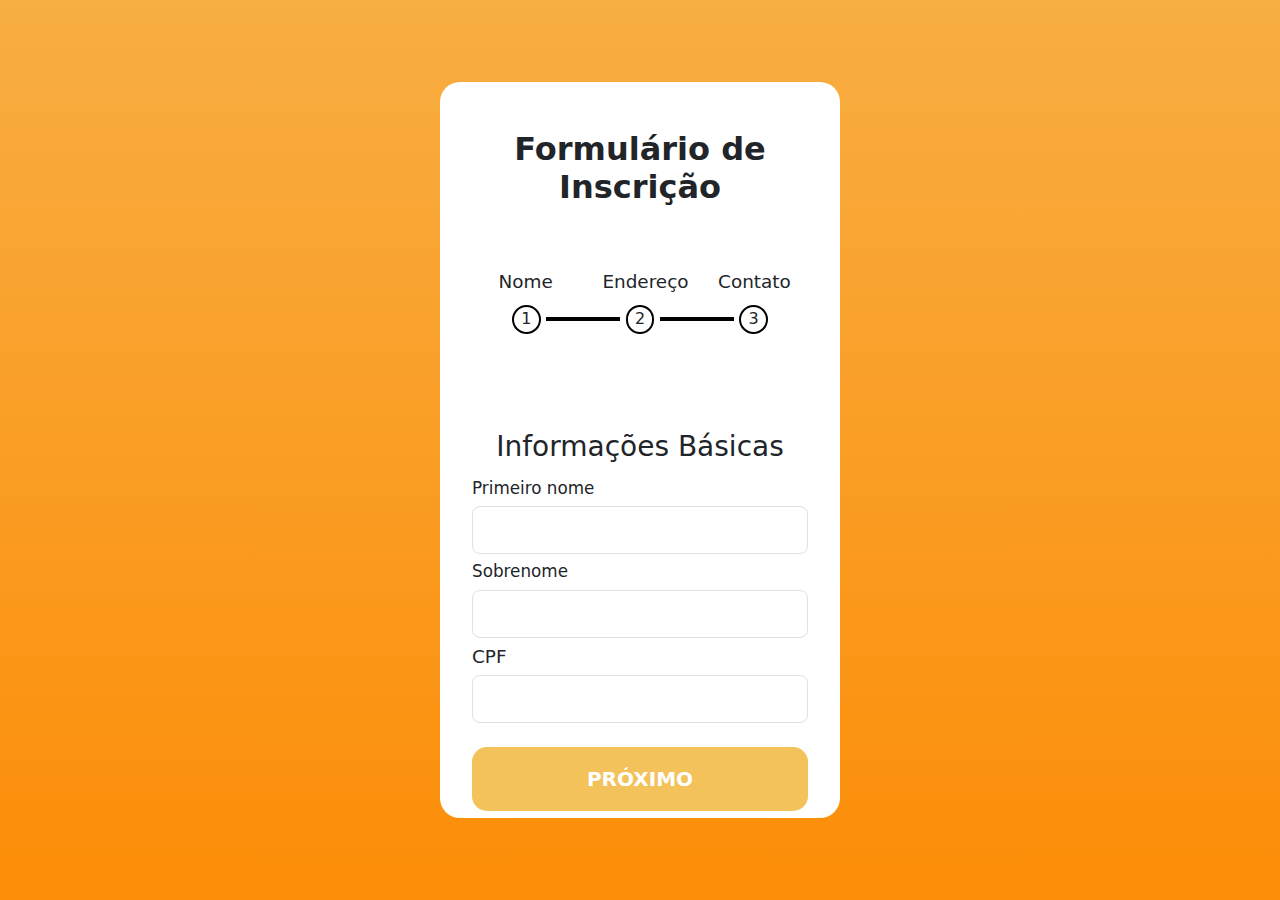
<file: formulário/index.html>
<!DOCTYPE html>
<html lang="en">
<head>
    <meta charset="UTF-8">
    <meta http-equiv="X-UA-Compatible" content="IE=edge">
    <meta name="viewport" content="width=device-width, initial-scale=1.0">
    <title>Formulário</title>
    <link rel="stylesheet" href="src/css/bootstrap.min.css">
    <link rel="stylesheet" href="src/css/style.css">
</head>
<body class="d-flex align-items-center py-5">
    <div class="bg-white caixaDeFormularios mx-auto text-center pt-5" id="caixaDeFormularios1">
        <h2 class="fw-semibold ">Formulário de Inscrição</h3>
        <section class="mt-5 pt-3 px-5">
            <div class="d-flex justify-content-between mb-1">
                <h5 class="fw-normal formularioBola">Nome</h5>
                <h5 class="fw-normal formularioBola">Endereço</h5>
                <h5 class="fw-normal formularioBola">Contato</h5>
            </div>
            <div class="d-flex justify-content-between align-items-center px-4">
                <div class="bola">1</div>
                <div class="linha"></div>
                <div class="bola">2</div>
                <div class="linha"></div>
                <div class="bola">3</div>
            </div>
        </section>
        <article class="mt-5 pt-5">
            <h3>Informações Básicas</h3>
            <section class="text-start formularios">
                <div>
                    <label for="" class="legendas">Primeiro nome</label>
                    <input id="nome" class="form-control form-control-lg" type="text">
                </div>
                <div>
                    <label for="" class="legendas">Sobrenome</label>
                    <input id="sobrenome" class="form-control form-control-lg" type="text">
                </div>
                <div>
                    <label for="" class="legendas cpf">CPF</label>
                    <input id="cpf" class="form-control form-control-lg" type="text">
                </div>
            </section>
        </article>
        <section class="formularios">
            <button id="proximo" class="btn text-white btn-lg fw-semibold text-center py-3 mt-4 mb-5 botao w-100">PRÓXIMO</button>
        </section>
    </div>

    <div class="bg-white caixaDeFormularios mx-auto text-center pt-5" id="caixaDeFormularios2">
        <h2 class="fw-semibold ">Formulário de Inscrição</h3>
        <section class="mt-5 pt-3 px-5">
            <div class="d-flex justify-content-between mb-1">
                <h5 class="fw-normal formularioBola nomes2">Nome</h5>
                <h5 class="fw-normal formularioBola">Endereço</h5>
                <h5 class="fw-normal formularioBola">Contato</h5>
            </div>
            <div class="d-flex justify-content-between align-items-center px-4">
                <div class="bola bolas2">1</div>
                <div class="linha"></div>
                <div class="bola">2</div>
                <div class="linha"></div>
                <div class="bola">3</div>
            </div>
        </section>
        <article class="mt-5 pt-5">
            <h3>Localidade</h3>
            <section class="text-start formularios">
                <div>
                    <label for="" class="legendas">Cidade</label>
                    <input id="cidade" class="form-control form-control-lg" type="text">
                </div>
                <div>
                    <label for="" class="legendas">Bairro</label>
                    <input id="bairro" class="form-control form-control-lg" type="text">
                </div>
            </section>
        </article>
        <section class="formularios d-flex justify-content-between">
            <button id="voltar" class="btn text-white btn-lg fw-semibold text-center py-3 botao botao2">VOLTAR</button>
            <button id="proximo2" class="btn text-white btn-lg fw-semibold text-center py-3 botao botao2">PRÓXIMO</button>
        </section>
    </div>

    <div class="bg-white caixaDeFormularios mx-auto text-center pt-5" id="caixaDeFormularios2">
        <h2 class="fw-semibold ">Formulário de Inscrição</h3>
        <section class="mt-5 pt-3 px-5">
            <div class="d-flex justify-content-between mb-1">
                <h5 class="fw-normal formularioBola nomes2">Nome</h5>
                <h5 class="fw-normal formularioBola">Endereço</h5>
                <h5 class="fw-normal formularioBola">Contato</h5>
            </div>
            <div class="d-flex justify-content-between align-items-center px-4">
                <div class="bola bolas2">1</div>
                <div class="linha"></div>
                <div class="bola">2</div>
                <div class="linha"></div>
                <div class="bola">3</div>
            </div>
        </section>
        <article class="mt-5 pt-5">
            <h3>Localidade</h3>
            <section class="text-start formularios">
                <div>
                    <label for="" class="legendas">Cidade</label>
                    <input id="cidade" class="form-control form-control-lg" type="text">
                </div>
                <div>
                    <label for="" class="legendas">Bairro</label>
                    <input id="bairro" class="form-control form-control-lg" type="text">
                </div>
            </section>
        </article>
        <section class="formularios d-flex justify-content-between">
            <button id="voltar" class="btn text-white btn-lg fw-semibold text-center py-3 botao botao2">VOLTAR</button>
            <button id="proximo2" class="btn text-white btn-lg fw-semibold text-center py-3 botao botao2">PRÓXIMO</button>
        </section>
    </div>

    <script src="src/js/script(2).js"></script>
    <script src="src/js/bootstrap.bundle.min.js"></script>
</body>
</html>
</file>
<file: formulário/src/css/style.css>
body{
    background: linear-gradient(to bottom,#f8ae43,#fc8d07);
    height: 100vh;
    width: 100vw;

}
.caixaDeFormularios{
    width: 25rem;
    height: 46rem;

    border-radius: 20px;
}
#caixaDeFormularios2,#caixaDeFormularios3{
    display: none;
}
.formularioBola{
    font-size: 1.15rem;

    width: 4.7rem;
}
.bola{
    width: 1.8rem;
    height: 1.8rem;
    border-radius: 100%;
    border: 2px solid black;
}
.linha{
    width: 4.6rem;
    height: 0.25rem;
    background-color: black;
}
.formularios{
    padding: 0 2rem;
}
.legendas{
    font-size: 1.05rem;
    padding: 5px 0;
}
.cpf{
    font-size: 1.15rem;
}
.botao{
    background-color: #f3c25b;
    transition: .35s;

    border-radius: 15px;
}
.botao:hover{
    background-color: black;
}

/* ----------------------------------------------------------------------------------------------------- */

.nomes2{
    color: #fc9a1b;
}
.bolas2{
    background-color: #f0af5a;
    border-color: #f89615;
}
.botao2{
    width: 9.6rem;
    
    margin-top: 4rem;
}

/* ------------------------------------------------------------------------------------------------ */
</file>
